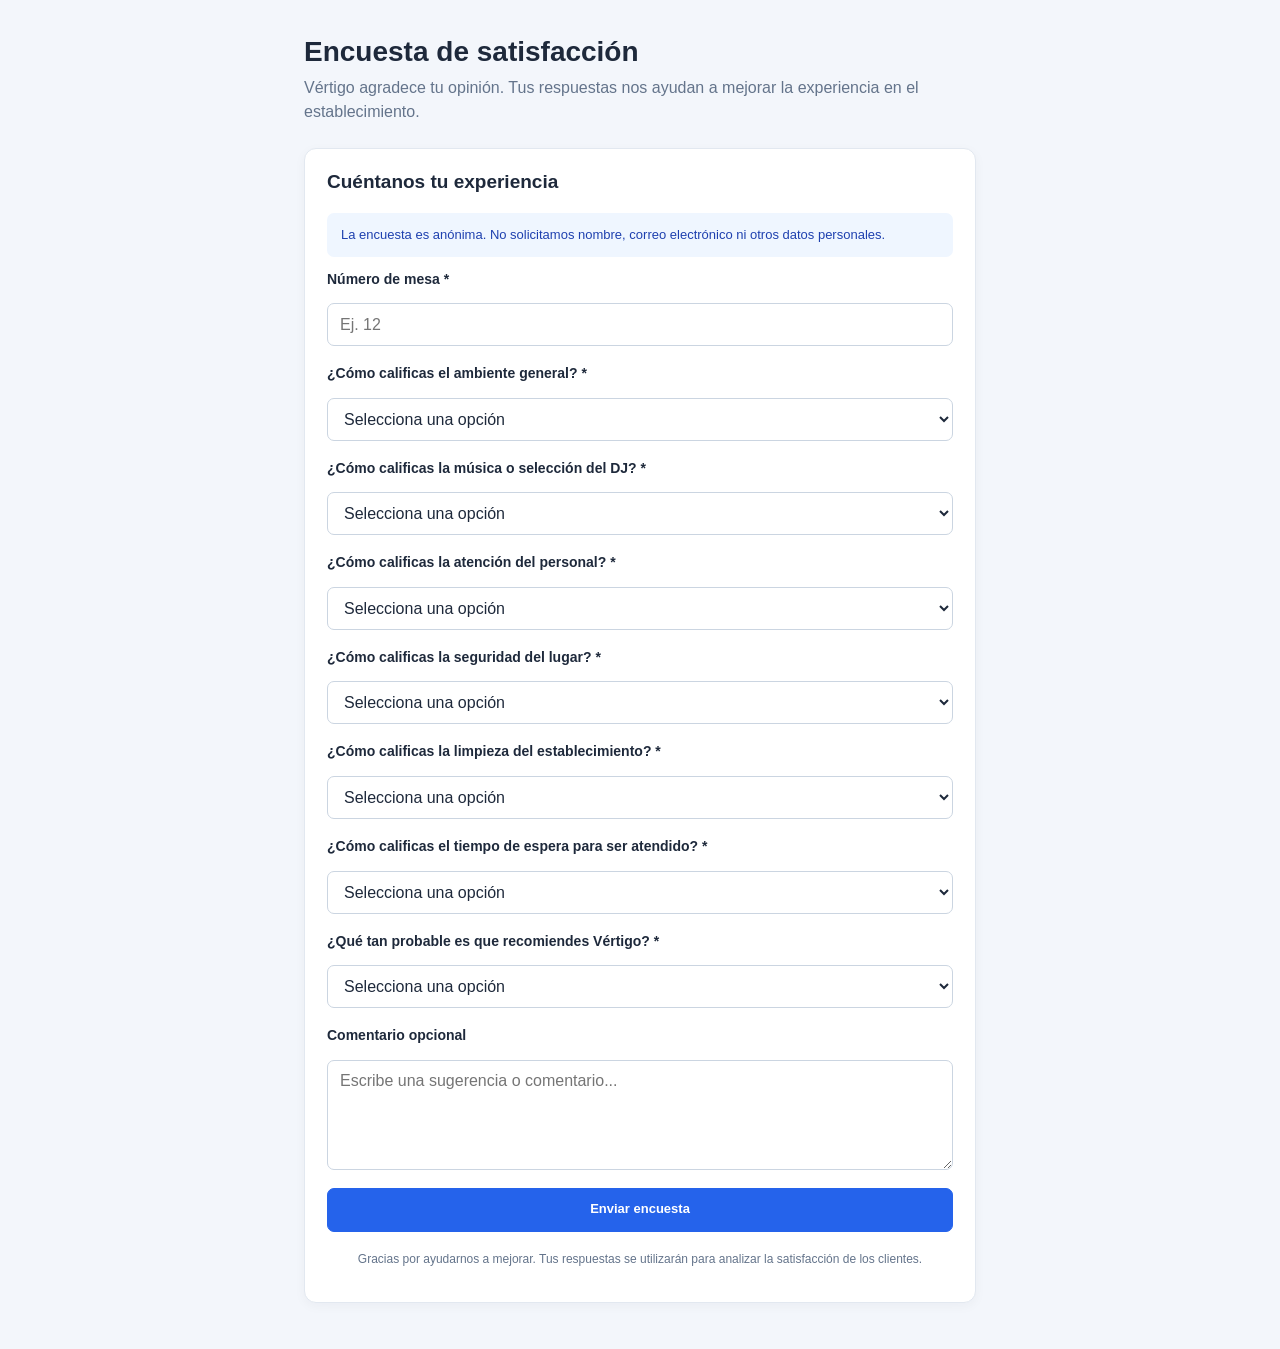
<file: satisfaccion.html>
<!DOCTYPE html>
<html lang="es">
<head>
    <meta charset="UTF-8">
    <meta name="viewport" content="width=device-width, initial-scale=1.0">

    <title>Encuesta de satisfacción | Vértigo</title>

    <link rel="stylesheet" href="css/styles.css">

    <style>
        .page {
            width: min(720px, 100%);
            padding-top: 36px;
        }

        .survey-title {
            margin-bottom: 8px;
        }

        .survey-description {
            margin: 0;
            color: var(--muted);
            line-height: 1.6;
        }

        .survey-form {
            display: grid;
            gap: 18px;
        }

        .survey-form select,
        .survey-form input,
        .survey-form textarea {
            width: 100%;
            padding: 11px 12px;
            border: 1px solid #cbd5e1;
            border-radius: 7px;
            background: #fff;
            color: var(--text);
        }

        .survey-form select,
        .survey-form input {
            min-height: 43px;
        }

        .survey-form textarea {
            resize: vertical;
            min-height: 110px;
        }

        .survey-form select:focus,
        .survey-form input:focus,
        .survey-form textarea:focus {
            border-color: var(--primary);
            outline: 2px solid rgb(37 99 235 / 15%);
        }

        .survey-form label {
            display: block;
            margin-bottom: 7px;
            font-size: 14px;
            font-weight: 600;
        }

        .survey-note {
            padding: 12px 14px;
            border-radius: 7px;
            background: #eff6ff;
            color: #1e40af;
            font-size: 13px;
            line-height: 1.5;
        }

        .survey-submit {
            width: 100%;
            min-height: 44px;
        }

        .survey-footer {
            margin-top: 18px;
            color: var(--muted);
            font-size: 12px;
            line-height: 1.5;
            text-align: center;
        }

        @media (max-width: 600px) {
            .page {
                padding: 18px 14px;
            }

            .card {
                padding: 18px;
            }
        }
    </style>

    <script
        src="js/controllers/satisfaccion.client.controller.js"
        defer
    ></script>
</head>

<body data-page="encuesta-satisfaccion">

    <main class="page">

        <header class="page-header">
            <div>
                <h1 class="survey-title">Encuesta de satisfacción</h1>
                <p class="survey-description">
                    Vértigo agradece tu opinión. Tus respuestas nos ayudan
                    a mejorar la experiencia en el establecimiento.
                </p>
            </div>
        </header>

        <section class="card">

            <div class="card-header">
                <h2>Cuéntanos tu experiencia</h2>
            </div>

            <p class="survey-note">
                La encuesta es anónima. No solicitamos nombre, correo
                electrónico ni otros datos personales.
            </p>

            <div
                id="mensaje"
                class="message"
                role="status"
                aria-live="polite"
            ></div>

            <form
                id="encuesta-form"
                class="survey-form"
                autocomplete="off"
            >

                <div class="form-group">
                    <label for="mesa_numero">Número de mesa *</label>

                    <input
                        type="number"
                        id="mesa_numero"
                        name="mesa_numero"
                        min="1"
                        step="1"
                        placeholder="Ej. 12"
                        required
                    >
                </div>

                <div class="form-group">
                    <label for="ambiente">
                        ¿Cómo calificas el ambiente general? *
                    </label>

                    <select id="ambiente" name="ambiente" required>
                        <option value="">Selecciona una opción</option>
                        <option value="5">5 - Excelente</option>
                        <option value="4">4 - Bueno</option>
                        <option value="3">3 - Regular</option>
                        <option value="2">2 - Malo</option>
                        <option value="1">1 - Muy malo</option>
                    </select>
                </div>

                <div class="form-group">
                    <label for="musica">
                        ¿Cómo calificas la música o selección del DJ? *
                    </label>

                    <select id="musica" name="musica" required>
                        <option value="">Selecciona una opción</option>
                        <option value="5">5 - Excelente</option>
                        <option value="4">4 - Bueno</option>
                        <option value="3">3 - Regular</option>
                        <option value="2">2 - Malo</option>
                        <option value="1">1 - Muy malo</option>
                    </select>
                </div>

                <div class="form-group">
                    <label for="atencion">
                        ¿Cómo calificas la atención del personal? *
                    </label>

                    <select id="atencion" name="atencion" required>
                        <option value="">Selecciona una opción</option>
                        <option value="5">5 - Excelente</option>
                        <option value="4">4 - Bueno</option>
                        <option value="3">3 - Regular</option>
                        <option value="2">2 - Malo</option>
                        <option value="1">1 - Muy malo</option>
                    </select>
                </div>

                <div class="form-group">
                    <label for="seguridad">
                        ¿Cómo calificas la seguridad del lugar? *
                    </label>

                    <select id="seguridad" name="seguridad" required>
                        <option value="">Selecciona una opción</option>
                        <option value="5">5 - Excelente</option>
                        <option value="4">4 - Bueno</option>
                        <option value="3">3 - Regular</option>
                        <option value="2">2 - Malo</option>
                        <option value="1">1 - Muy malo</option>
                    </select>
                </div>

                <div class="form-group">
                    <label for="limpieza">
                        ¿Cómo calificas la limpieza del establecimiento? *
                    </label>

                    <select id="limpieza" name="limpieza" required>
                        <option value="">Selecciona una opción</option>
                        <option value="5">5 - Excelente</option>
                        <option value="4">4 - Bueno</option>
                        <option value="3">3 - Regular</option>
                        <option value="2">2 - Malo</option>
                        <option value="1">1 - Muy malo</option>
                    </select>
                </div>

                <div class="form-group">
                    <label for="tiempo_espera">
                        ¿Cómo calificas el tiempo de espera para ser atendido? *
                    </label>

                    <select
                        id="tiempo_espera"
                        name="tiempo_espera"
                        required
                    >
                        <option value="">Selecciona una opción</option>
                        <option value="5">5 - Excelente</option>
                        <option value="4">4 - Bueno</option>
                        <option value="3">3 - Regular</option>
                        <option value="2">2 - Malo</option>
                        <option value="1">1 - Muy malo</option>
                    </select>
                </div>

                <div class="form-group">
                    <label for="recomendacion">
                        ¿Qué tan probable es que recomiendes Vértigo? *
                    </label>

                    <select
                        id="recomendacion"
                        name="recomendacion"
                        required
                    >
                        <option value="">Selecciona una opción</option>
                        <option value="5">5 - Definitivamente la recomendaría</option>
                        <option value="4">4 - Probablemente la recomendaría</option>
                        <option value="3">3 - No estoy seguro</option>
                        <option value="2">2 - Probablemente no la recomendaría</option>
                        <option value="1">1 - Definitivamente no la recomendaría</option>
                    </select>
                </div>

                <div class="form-group">
                    <label for="comentario">Comentario opcional</label>

                    <textarea
                        id="comentario"
                        name="comentario"
                        rows="4"
                        maxlength="1000"
                        placeholder="Escribe una sugerencia o comentario..."
                    ></textarea>
                </div>

                <input
                    type="hidden"
                    id="canal"
                    name="canal"
                    value="qr"
                >

                <button
                    type="submit"
                    class="btn btn-primary survey-submit"
                    id="btnEnviarEncuesta"
                >
                    Enviar encuesta
                </button>

            </form>

            <p class="survey-footer">
                Gracias por ayudarnos a mejorar. Tus respuestas se utilizarán
                para analizar la satisfacción de los clientes.
            </p>

        </section>

    </main>

</body>
</html>
</file>
<file: css/styles.css>
:root {
    --primary: #2563eb;
    --primary-dark: #1d4ed8;
    --background: #f3f6fb;
    --surface: #fff;
    --text: #1e293b;
    --muted: #64748b;
    --border: #e2e8f0;
    --input-border: #cbd5e1;
    --success: #15803d;
    --danger: #b91c1c;
    --radius: 8px;
}

* {
    box-sizing: border-box;
}

body {
    margin: 0;
    background: var(--background);
    color: var(--text);
    font-family: Arial, Helvetica, sans-serif;
}

button,
input,
select,
textarea {
    font: inherit;
}

button,
.action-button {
    cursor: pointer;
}

input,
select,
textarea {
    max-width: 100%;
}

[hidden],
.hidden {
    display: none !important;
}

/* Estructura */

.page,
.sales-page {
    width: min(1440px, 100%);
    margin: 0 auto;
    padding: 24px;
}

.page-header,
.card-header,
.toolbar,
.inventory-toolbar,
.inventory-actions,
.inventory-toolbar > .panel-actions,
.actions,
.table-actions,
.form-actions,
.sales-header,
.sales-actions,
.cart-summary-actions,
.modal-actions {
    display: flex;
    align-items: center;
    flex-wrap: wrap;
    gap: 8px;
}

.page-header,
.card-header,
.toolbar,
.inventory-toolbar,
.sales-header {
    justify-content: space-between;
}

.page-header {
    margin-bottom: 24px;
    gap: 20px;
}

.page-header h1 {
    margin: 0 0 8px;
    font-size: 28px;
}

.page-header p {
    margin: 0;
    color: var(--muted);
    line-height: 1.5;
}

.card-header h2,
.sales-panel h2 {
    margin-top: 0;
}

.card-header h2 {
    margin-bottom: 0;
    font-size: 19px;
}

/* Paneles */

.card,
.stat-card,
.sales-panel {
    min-width: 0;
    margin-bottom: 22px;
    padding: 22px;
    border: 1px solid var(--border);
    border-radius: 12px;
    background: var(--surface);
    box-shadow: 0 3px 12px rgb(15 23 42 / 4%);
}

.card-header {
    margin-bottom: 20px;
}

/* Formularios */

.form-grid,
.modal-grid {
    display: grid;
    grid-template-columns: repeat(2, minmax(0, 1fr));
    gap: 14px 20px;
}

.form-group,
.sales-field,
.modal-field {
    display: flex;
    min-width: 0;
    flex-direction: column;
    gap: 7px;
}

.form-group label,
.inventory-modal-form label,
.sales-field label,
.modal-field label {
    color: var(--text);
    font-size: 14px;
    font-weight: 600;
    line-height: 1.4;
}

.form-group input,
.form-group select,
.form-group textarea,
.search-input,
.inventory-toolbar > input[type="search"],
.inventory-modal-form input,
.inventory-modal-form select,
.inventory-modal-form textarea,
.sales-field input,
.sales-field select,
.modal-field input,
.modal-field select,
.modal-field textarea {
    width: 100%;
    min-width: 0;
    min-height: 42px;
    margin: 0;
    padding: 10px 12px;
    border: 1px solid var(--input-border);
    border-radius: var(--radius);
    background: #fff;
    color: var(--text);
}

.form-group textarea,
.inventory-modal-form textarea,
.modal-field textarea {
    min-height: 90px;
    resize: vertical;
}

.form-group input:focus,
.form-group select:focus,
.form-group textarea:focus,
.search-input:focus,
.inventory-modal-form input:focus,
.inventory-modal-form select:focus,
.inventory-modal-form textarea:focus,
.sales-field input:focus,
.sales-field select:focus,
.modal-field input:focus,
.modal-field select:focus,
.modal-field textarea:focus {
    border-color: var(--primary);
    outline: 2px solid rgb(37 99 235 / 15%);
    outline-offset: 1px;
}

.form-group input:disabled,
.form-group select:disabled,
.form-group textarea:disabled {
    background: #f1f5f9;
    cursor: not-allowed;
}

.form-group small,
.inventory-modal-form small,
.inventory-modal-form p,
.password-note,
.secondary-text {
    color: var(--muted);
    font-size: 12px;
    line-height: 1.5;
}

.inventory-modal-form {
    display: flex;
    width: 100%;
    flex-direction: column;
    gap: 8px;
}

.inventory-modal-form label {
    margin-top: 8px;
}

.inventory-modal-form p {
    margin: 2px 0 8px;
}

.secondary-text {
    display: block;
    margin-top: 4px;
}

.form-group.full-width,
.modal-field.full-width {
    grid-column: 1 / -1;
}

/* Casillas */

.checkbox-group,
.form-check {
    display: flex;
    min-height: 42px;
    align-items: center;
    gap: 9px;
}

.checkbox-group input,
.form-check input {
    width: 17px;
    height: 17px;
    margin: 0;
    accent-color: var(--primary);
}

.checkbox-group label {
    font-size: 14px;
    font-weight: 400;
}

/* Botones */

.btn,
.btn-crud,
.btn-crear,
.btn-ver,
.btn-editar,
.btn-eliminar,
.btn-guardar,
.btn-cancelar,
.btn-editar-producto,
.btn-editar-receta,
.btn-eliminar-producto,
.btn-eliminar-receta,
.action-button {
    display: inline-flex;
    min-height: 34px;
    align-items: center;
    justify-content: center;
    gap: 6px;
    padding: 7px 12px;
    border: 1px solid transparent;
    border-radius: 6px;
    font-family: inherit;
    font-size: 12px;
    font-weight: 600;
    line-height: 1.3;
    text-align: center;
    text-decoration: none;
    white-space: nowrap;
    transition: background-color .15s, border-color .15s, color .15s;
}

.btn {
    min-height: 40px;
    padding: 9px 15px;
    border-radius: 7px;
    font-size: 13px;
}

.btn-crear,
.btn-guardar,
.btn-primary {
    border-color: var(--primary);
    background: var(--primary);
    color: #fff;
}

.btn-crear:hover,
.btn-guardar:hover,
.btn-primary:hover {
    border-color: var(--primary-dark);
    background: var(--primary-dark);
}

.btn-ver {
    border-color: #bfdbfe;
    background: #eff6ff;
    color: #1d4ed8;
}

.btn-ver:hover {
    background: #dbeafe;
}

.btn-editar,
.btn-editar-producto,
.btn-editar-receta,
.action-edit {
    border-color: #fde68a;
    background: #fef3c7;
    color: #92400e;
}

.btn-editar:hover,
.btn-editar-producto:hover,
.btn-editar-receta:hover {
    background: #fde68a;
}

.btn-eliminar,
.btn-eliminar-producto,
.btn-eliminar-receta,
.btn-danger,
.action-delete {
    border-color: #fecaca;
    background: #fee2e2;
    color: var(--danger);
}

.btn-eliminar:hover,
.btn-eliminar-producto:hover,
.btn-eliminar-receta:hover,
.btn-danger:hover {
    background: #fecaca;
}

.btn-cancelar,
.btn-secondary {
    border-color: var(--input-border);
    background: #fff;
    color: var(--text);
}

.btn-cancelar:hover,
.btn-secondary:hover {
    background: #f1f5f9;
}

.btn-success {
    border-color: #bbf7d0;
    background: #dcfce7;
    color: var(--success);
}

.btn:disabled,
.btn-crud:disabled,
.btn-crear:disabled,
.btn-ver:disabled,
.btn-editar:disabled,
.btn-eliminar:disabled,
.btn-guardar:disabled,
.btn-cancelar:disabled,
.btn-editar-producto:disabled,
.btn-editar-receta:disabled,
.btn-eliminar-producto:disabled,
.btn-eliminar-receta:disabled {
    opacity: .55;
    cursor: not-allowed;
}

.btn-small,
.btn-crud.btn-small {
    min-height: 32px;
    padding: 6px 9px;
    font-size: 12px;
}

.btn-crud.btn-large {
    min-height: 44px;
    padding: 11px 18px;
    font-size: 14px;
}

.btn:focus-visible,
.btn-crud:focus-visible,
.btn-crear:focus-visible,
.btn-ver:focus-visible,
.btn-editar:focus-visible,
.btn-eliminar:focus-visible,
.btn-guardar:focus-visible,
.btn-cancelar:focus-visible,
.btn-editar-producto:focus-visible,
.btn-editar-receta:focus-visible,
.btn-eliminar-producto:focus-visible,
.btn-eliminar-receta:focus-visible {
    outline: 3px solid rgb(37 99 235 / 30%);
    outline-offset: 2px;
}

.table-actions .btn,
.table-actions .btn-crud,
.table-actions .btn-ver,
.table-actions .btn-editar,
.table-actions .btn-eliminar,
.table-actions .btn-editar-producto,
.table-actions .btn-editar-receta,
.table-actions .btn-eliminar-producto {
    min-height: 32px;
    padding: 6px 9px;
    font-size: 12px;
}

.form-actions {
    justify-content: flex-end;
    margin-top: 24px;
    padding-top: 18px;
    border-top: 1px solid var(--border);
}

/* Búsqueda y herramientas */

.toolbar,
.inventory-toolbar {
    margin-bottom: 18px;
}

.search-container {
    width: min(420px, 100%);
}

.inventory-toolbar > input[type="search"] {
    width: min(360px, 100%);
}

.inventory-actions__heading {
    margin-right: auto;
}

.results-count,
.section-note {
    color: var(--muted);
    font-size: 13px;
}

.section-note {
    margin: 0 0 18px;
    line-height: 1.5;
}

.product-purchase-fields {
    margin-top: 20px;
    padding: 18px;
    border: 1px solid var(--border);
    border-radius: 10px;
    background: #f8fafc;
}

.product-purchase-fields h3 {
    margin: 0 0 16px;
}

/* Tablas */

.table-container,
.table-responsive {
    width: 100%;
    overflow-x: auto;
}

table,
.table {
    width: 100%;
    border-collapse: collapse;
    white-space: nowrap;
}

th,
td,
.table th,
.table td {
    padding: 12px;
    border-bottom: 1px solid var(--border);
    text-align: left;
    vertical-align: middle;
    font-size: 13px;
}

th,
.table th {
    background: #f8fafc;
    color: #475569;
    font-size: 12px;
    font-weight: 700;
    text-transform: uppercase;
}

tbody tr:hover {
    background: #f8fafc;
}

.employee-name {
    font-weight: 600;
}

.inventory-stock-detail {
    display: block;
    margin-top: 4px;
    color: #64748b;
    font-size: 11px;
    white-space: normal;
}

.table-actions {
    gap: 6px;
}

.status-low {
    color: #b3261e;
    font-weight: 600;
}

.status-normal {
    color: #137333;
    font-weight: 600;
}

.status-na {
    color: #666;
}

/* Indicadores */

.badge,
.sale-status {
    display: inline-block;
    padding: 5px 9px;
    border-radius: 999px;
    font-size: 12px;
    font-weight: 600;
}

.badge-active,
.badge-success {
    background: #dcfce7;
    color: #166534;
}

.badge-inactive,
.badge-danger,
.sale-status.cancelled {
    background: #fee2e2;
    color: #991b1b;
}

.badge-role {
    background: #dbeafe;
    color: #1e40af;
}

.sale-status {
    background: #e8f0fe;
    color: #174ea6;
}

/* Mensajes */

.message {
    display: none;
    margin-bottom: 18px;
    padding: 12px 15px;
    border-radius: var(--radius);
    font-size: 14px;
    line-height: 1.5;
}

.message.show {
    display: block;
}

.message.success {
    border: 1px solid #bbf7d0;
    background: #dcfce7;
    color: #166534;
}

.message.error {
    border: 1px solid #fecaca;
    background: #fee2e2;
    color: #991b1b;
}

.message.info {
    border: 1px solid var(--border);
    background: #f8fafc;
    color: var(--muted);
}

/* Inicio de sesión */

.login-body {
    display: grid;
    min-height: 100vh;
    place-items: center;
    padding: 32px 16px;
    background:
        radial-gradient(circle at 15% 15%, rgb(37 99 235 / 9%), transparent 31%),
        radial-gradient(circle at 85% 85%, rgb(21 128 61 / 8%), transparent 29%),
        var(--background);
}

.login-page {
    width: min(100%, 440px);
}

.login-brand {
    display: inline-block;
    margin: 0 0 17px 4px;
    color: var(--text);
    font-size: 25px;
    font-weight: 800;
    letter-spacing: .08em;
    text-decoration: none;
}

.login-brand span {
    color: var(--primary);
}

.login-card {
    margin: 0;
    padding: 32px;
}

.login-eyebrow {
    margin: 0 0 9px;
    color: var(--primary);
    font-size: 11px;
    font-weight: 700;
    letter-spacing: .12em;
}

.login-card h1 {
    margin: 0;
    font-size: 27px;
}

.login-intro {
    margin: 9px 0 0;
    color: var(--muted);
    font-size: 14px;
    line-height: 1.55;
}

.login-form {
    display: grid;
    gap: 15px;
    margin-top: 24px;
}

.login-form .btn {
    width: 100%;
}

.login-form .message {
    margin: 0;
}

.login-footer {
    margin: 17px 0 0;
    color: var(--muted);
    font-size: 12px;
    text-align: center;
}

.sales-message {
    margin-bottom: 16px;
}

.empty-state,
.loading-state,
.empty-message {
    padding: 24px;
    color: var(--muted);
    text-align: center;
}

/* Estadísticas */

.stats-container {
    display: grid;
    grid-template-columns: repeat(3, minmax(0, 1fr));
    gap: 18px;
    margin-bottom: 22px;
}

.stats-container[data-inventory-summary] {
    grid-template-columns: repeat(2, minmax(0, 1fr));
}

.stat-card h3 {
    margin: 0 0 12px;
    color: var(--muted);
    font-size: 13px;
    font-weight: 600;
}

.stat-card p {
    margin: 0;
    font-size: 25px;
    font-weight: 700;
    overflow-wrap: anywhere;
}

/* Ventas */

.sales-page {
    width: min(1400px, 96%);
    padding: 24px 0;
}

.sales-header {
    margin-bottom: 24px;
    gap: 16px;
}

.sales-header h1 {
    margin: 0 0 6px;
}

.sales-toolbar,
.sales-filters {
    display: grid;
    align-items: end;
    gap: 12px;
    margin-bottom: 20px;
}

.sales-toolbar {
    grid-template-columns: minmax(200px, 2fr) minmax(100px, .7fr)
        minmax(150px, 1fr) minmax(120px, 1fr) auto;
}

.sales-combobox {
    position: relative;
    z-index: 2;
}

.sales-combobox__options {
    position: absolute;
    z-index: 20;
    top: calc(100% + 4px);
    right: 0;
    left: 0;
    max-height: 320px;
    overflow-y: auto;
    border: 1px solid var(--input-border);
    border-radius: 8px;
    background: var(--surface);
    box-shadow: 0 8px 22px rgb(15 23 42 / 16%);
}

.sales-combobox__options[hidden] {
    display: none;
}

.sales-toolbar .sales-combobox__option {
    display: grid;
    width: 100%;
    min-height: 0;
    grid-template-columns: minmax(0, 1fr) auto;
    gap: 4px 12px;
    padding: 10px 12px;
    border: 0;
    border-radius: 0;
    background: transparent;
    color: var(--text);
    cursor: pointer;
    text-align: left;
}

.sales-toolbar .sales-combobox__option:hover,
.sales-toolbar .sales-combobox__option.is-active {
    background: #eef4ff;
}

.sales-combobox__price {
    font-weight: 600;
    white-space: nowrap;
}

.sales-combobox__option small {
    grid-column: 1 / -1;
    color: var(--muted);
    font-size: 12px;
}

.sales-combobox__empty {
    padding: 12px;
    color: var(--muted);
    font-size: 13px;
}

.sales-filters {
    grid-template-columns: minmax(200px, 1fr)
        repeat(2, minmax(150px, 220px)) auto;
}

.sales-actions,
.cart-summary-actions,
.modal-actions {
    gap: 10px;
}

.sales-actions button,
.sales-toolbar button,
.sales-filters button,
.cart-summary-actions button,
.modal-actions button {
    min-height: 40px;
    padding: 9px 14px;
    border-radius: 6px;
}

.sales-secondary-actions {
    margin-bottom: 18px;
}

.btn-outline {
    border: 1px solid #8b949e;
    background: transparent;
    color: inherit;
}

.btn-icon {
    min-height: 34px !important;
    padding: 7px 10px !important;
}

.cart-summary {
    display: flex;
    align-items: center;
    justify-content: flex-end;
    gap: 18px;
    margin-top: 18px;
    font-size: 1.1rem;
}

.cart-summary-actions {
    justify-content: flex-end;
    margin-top: 18px;
}

/* Recetas e ingredientes */

.recipe-ingredients,
#recIngredientes {
    display: flex;
    flex-direction: column;
    gap: 12px;
}

.recipe-ingredients {
    margin-top: 20px;
    padding-top: 18px;
    border-top: 1px solid var(--border);
}

.recipe-consumption-preview,
.recipe-consumption {
    color: var(--text);
    font-size: 13px;
}

.recipe-consumption-preview {
    margin: 12px 0 0;
    padding: 10px 12px;
    border-left: 3px solid var(--primary);
    border-radius: 4px;
    background: #eff6ff;
}

.recipe-consumption-preview.is-warning,
.recipe-consumption.is-warning {
    border-left-color: #b45309;
    background: #fff7ed;
    color: #7c2d12;
}

.recipe-consumption small {
    display: block;
    margin-top: 6px;
    color: #9a3412;
}

.recipe-ingredients h3 {
    margin: 0;
    font-size: 16px;
}

.recipe-ingredient-row,
.ingredient-row {
    display: grid;
    grid-template-columns: minmax(150px, 2fr) minmax(90px, 1fr)
        minmax(100px, 1fr) minmax(90px, 1fr) auto;
    align-items: end;
    gap: 8px;
    margin-bottom: 12px;
    padding: 12px;
    border: 1px solid var(--border);
    border-radius: var(--radius);
    background: #f8fafc;
}

.recipe-ingredient-row select,
.recipe-ingredient-row input,
.ingredient-row select,
.ingredient-row input {
    width: 100%;
    min-width: 0;
    min-height: 40px;
    padding: 8px;
    border: 1px solid var(--input-border);
    border-radius: 6px;
    background: #fff;
    color: var(--text);
    font-size: 13px;
}

.recipe-ingredient-row .btn {
    min-height: 36px;
}

.ingredient-row .form-group {
    min-width: 0;
}

.ingredient-remove {
    padding: 9px 12px;
    border: 0;
    border-radius: 6px;
    background: #fce8e6;
    color: #b3261e;
}

/* Modales */

.modal-form {
    width: min(720px, 94vw);
    max-height: 88vh;
    overflow-y: auto;
    padding: 24px;
    border: 0;
    border-radius: 12px;
    box-shadow: 0 10px 40px rgb(0 0 0 / 25%);
}

.modal-form::backdrop {
    background: rgb(0 0 0 / 55%);
}

.modal-form h2 {
    margin-top: 0;
}

.modal-actions {
    justify-content: flex-end;
    margin-top: 22px;
}

/* Adaptación a tabletas */

@media (max-width: 900px) {
    .page {
        padding: 22px;
    }

    .form-grid,
    .modal-grid,
    .sales-toolbar,
    .sales-filters {
        grid-template-columns: repeat(2, minmax(0, 1fr));
    }

    .stats-container {
        grid-template-columns: repeat(2, minmax(0, 1fr));
        gap: 12px;
    }

    .stat-card {
        padding: 16px;
    }
}

/* Adaptación a móviles */

@media (max-width: 700px) {
    .page {
        padding: 16px;
    }

    .page-header {
        align-items: flex-start;
        flex-direction: column;
    }

    .page-header h1 {
        font-size: 24px;
    }

    .form-grid,
    .modal-grid,
    .sales-toolbar,
    .sales-filters,
    .recipe-ingredient-row,
    .ingredient-row {
        grid-template-columns: minmax(0, 1fr);
        gap: 16px;
    }

    .stats-container {
        grid-template-columns: minmax(0, 1fr);
    }

    .card,
    .stat-card,
    .sales-panel,
    .modal-form {
        padding: 16px;
    }

    .card-header,
    .toolbar,
    .inventory-toolbar {
        align-items: stretch;
        flex-direction: column;
    }

    .search-container,
    .inventory-toolbar > input[type="search"] {
        width: 100%;
    }

    .inventory-toolbar > .panel-actions {
        display: grid;
        grid-template-columns: 1fr;
    }

    .inventory-toolbar > .panel-actions .btn {
        width: 100%;
    }

    .form-actions .btn {
        flex: 1 1 auto;
    }

    .stats-container {
        grid-template-columns: 1fr;
    }

    .recipe-ingredient-row .btn,
    .table-actions .btn {
        width: 100%;
    }

    .table-actions {
        align-items: stretch;
        flex-direction: column;
    }

    .table-actions .btn,
    .table-actions .btn-crud,
    .table-actions .btn-ver,
    .table-actions .btn-editar,
    .table-actions .btn-eliminar,
    .table-actions .btn-editar-producto,
    .table-actions .btn-editar-receta,
    .table-actions .btn-eliminar-producto {
        min-height: 36px;
        padding: 8px 10px;
    }

    .sales-page {
        width: 94%;
    }

    .cart-summary {
        justify-content: space-between;
    }

    .cart-summary-actions {
        justify-content: stretch;
    }

    .cart-summary-actions button {
        flex: 1;
    }

    .form-group.full-width,
    .modal-field.full-width {
        grid-column: auto;
    }
}
</file>
